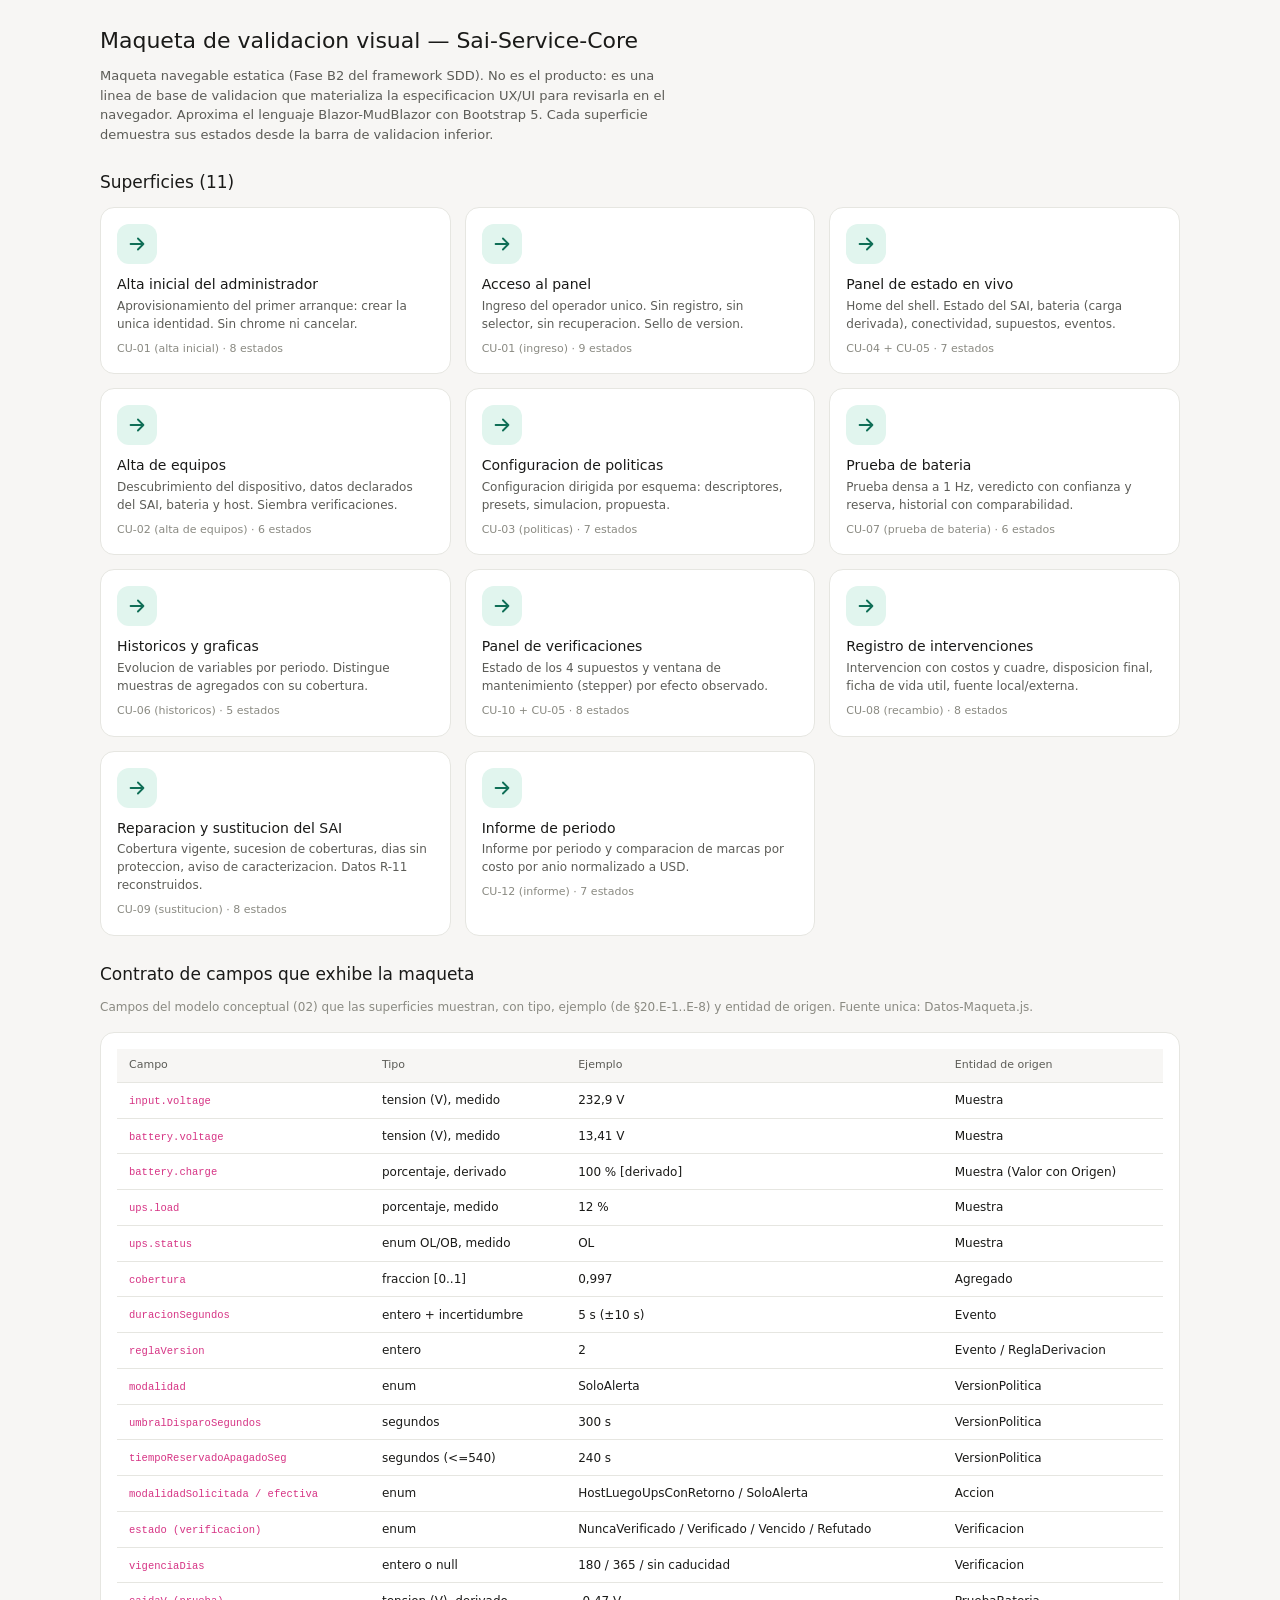
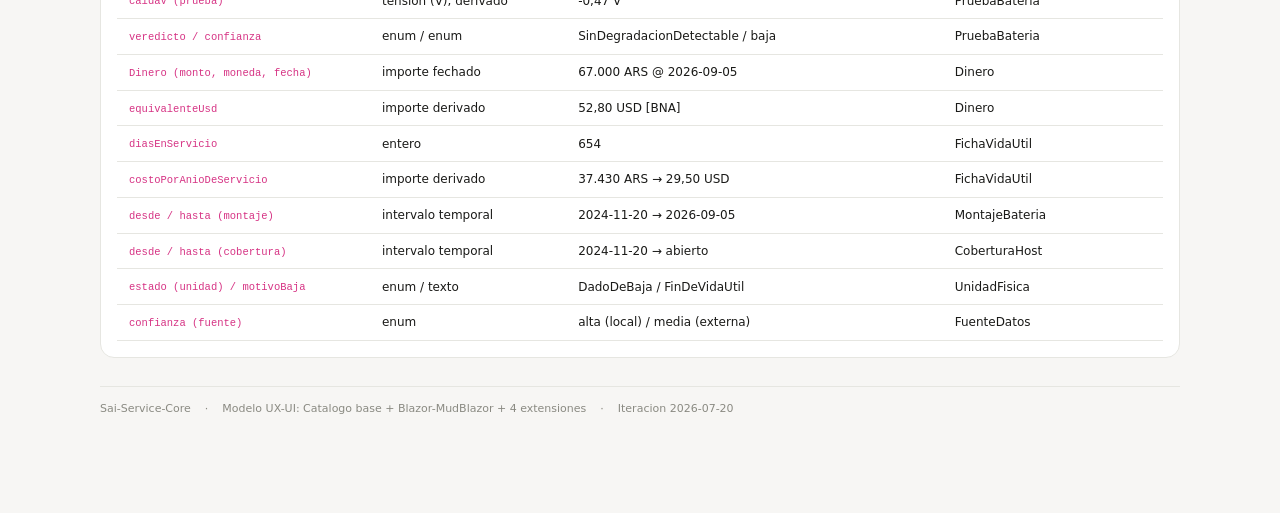
<file: SDD/Maquetas/Sai-Service-Core/index.html>
<!doctype html>
<html lang="es">
<head>
  <meta charset="utf-8">
  <meta name="viewport" content="width=device-width, initial-scale=1">
  <title>Maqueta de validacion visual — Sai-Service-Core</title>
  <link rel="stylesheet" href="https://cdn.jsdelivr.net/npm/bootstrap@5.3.3/dist/css/bootstrap.min.css">
  <link rel="stylesheet" href="assets/css/Estilos-Maqueta.css">
</head>
<body>
  <a class="mq-skip" href="#contenido">Saltar al contenido</a>
  <main class="mq-portada" id="contenido">
    <header class="mq-portada-head">
      <h1>Maqueta de validacion visual — Sai-Service-Core</h1>
      <p>Maqueta navegable estatica (Fase B2 del framework SDD). No es el producto: es una linea de
        base de validacion que materializa la especificacion UX/UI para revisarla en el navegador.
        Aproxima el lenguaje Blazor-MudBlazor con Bootstrap 5. Cada superficie demuestra sus estados
        desde la barra de validacion inferior.</p>
    </header>

    <section class="mq-seccion" aria-labelledby="s-superficies">
      <h2 class="mq-seccion-titulo" id="s-superficies">Superficies (11)</h2>
      <div class="mq-grid" id="grid-superficies"></div>
    </section>

    <section class="mq-seccion" aria-labelledby="s-contrato">
      <h2 class="mq-seccion-titulo" id="s-contrato">Contrato de campos que exhibe la maqueta</h2>
      <p class="mq-hint">Campos del modelo conceptual (02) que las superficies muestran, con tipo,
        ejemplo (de §20.E-1..E-8) y entidad de origen. Fuente unica: Datos-Maqueta.js.</p>
      <div class="mq-card" id="tabla-contrato"></div>
    </section>

    <footer class="mq-footer" id="pie"></footer>
  </main>

  <script src="assets/js/Datos-Maqueta.js"></script>
  <script>
    (function () {
      var D = window.DatosMaqueta;
      var arrow = '<svg viewBox="0 0 24 24" width="22" height="22" fill="none" stroke="currentColor" stroke-width="2" stroke-linecap="round" stroke-linejoin="round" aria-hidden="true"><path d="M5 12h14M13 6l6 6-6 6"/></svg>';
      function esc(v){ return String(v==null?'':v).replace(/&/g,'&amp;').replace(/</g,'&lt;').replace(/>/g,'&gt;'); }

      var grid = document.getElementById('grid-superficies');
      grid.innerHTML = D.superficies.map(function (s) {
        return '<a class="mq-tarjeta-acceso-index" href="' + s.archivo + '">' +
          '<span class="mq-ico">' + arrow + '</span>' +
          '<h2>' + esc(s.titulo) + '</h2>' +
          '<p>' + esc(s.descripcion) + '</p>' +
          '<span class="mq-cu">' + esc(s.cu) + ' · ' + esc(s.estados.length) + ' estados</span>' +
          '</a>';
      }).join('');

      var filas = D.contratoCampos.map(function (c) {
        return '<tr><td><code>' + esc(c.nombre) + '</code></td><td>' + esc(c.tipo) + '</td><td class="num">' + esc(c.ejemplo) + '</td><td>' + esc(c.entidad) + '</td></tr>';
      }).join('');
      document.getElementById('tabla-contrato').innerHTML =
        '<div class="mq-scroll-x"><table class="mq-tabla"><thead><tr>' +
        '<th scope="col">Campo</th><th scope="col">Tipo</th><th scope="col">Ejemplo</th><th scope="col">Entidad de origen</th>' +
        '</tr></thead><tbody>' + filas + '</tbody></table></div>';

      document.getElementById('pie').innerHTML =
        '<span>' + esc(D.version.proyecto) + '</span><span>·</span>' +
        '<span>Modelo UX-UI: ' + esc(D.version.modeloUx) + '</span><span>·</span>' +
        '<span>Iteracion ' + esc(D.version.fechaIteracion) + '</span>';
    })();
  </script>
</body>
</html>
</file>
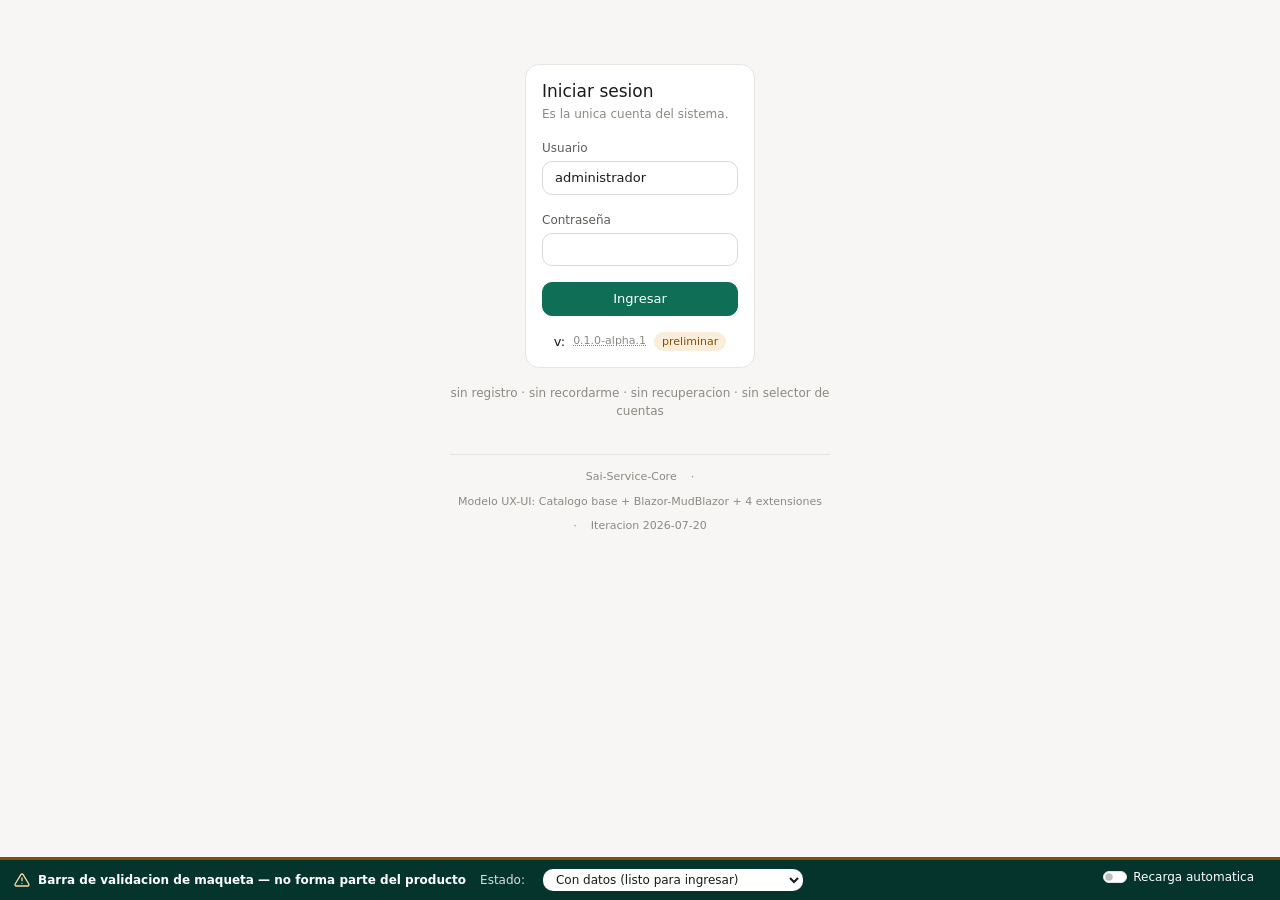
<file: SDD/Maquetas/Sai-Service-Core/Acceso-Login.html>
<!doctype html>
<html lang="es">
<head>
  <meta charset="utf-8">
  <meta name="viewport" content="width=device-width, initial-scale=1">
  <title>Acceso al panel — Maqueta Sai-Service-Core</title>
  <link rel="stylesheet" href="https://cdn.jsdelivr.net/npm/bootstrap@5.3.3/dist/css/bootstrap.min.css">
  <link rel="stylesheet" href="assets/css/Estilos-Maqueta.css">
</head>
<body data-superficie="Acceso-Login">
  <noscript><p style="padding:2rem">Esta maqueta necesita JavaScript para renderizar los datos desde Datos-Maqueta.js.</p></noscript>
  <p style="padding:2rem;color:#8A8A82">Cargando la maqueta…</p>
  <script src="https://cdn.jsdelivr.net/npm/bootstrap@5.3.3/dist/js/bootstrap.bundle.min.js"></script>
  <script src="assets/js/Datos-Maqueta.js"></script>
  <script src="assets/js/Maqueta.js"></script>
</body>
</html>
</file>
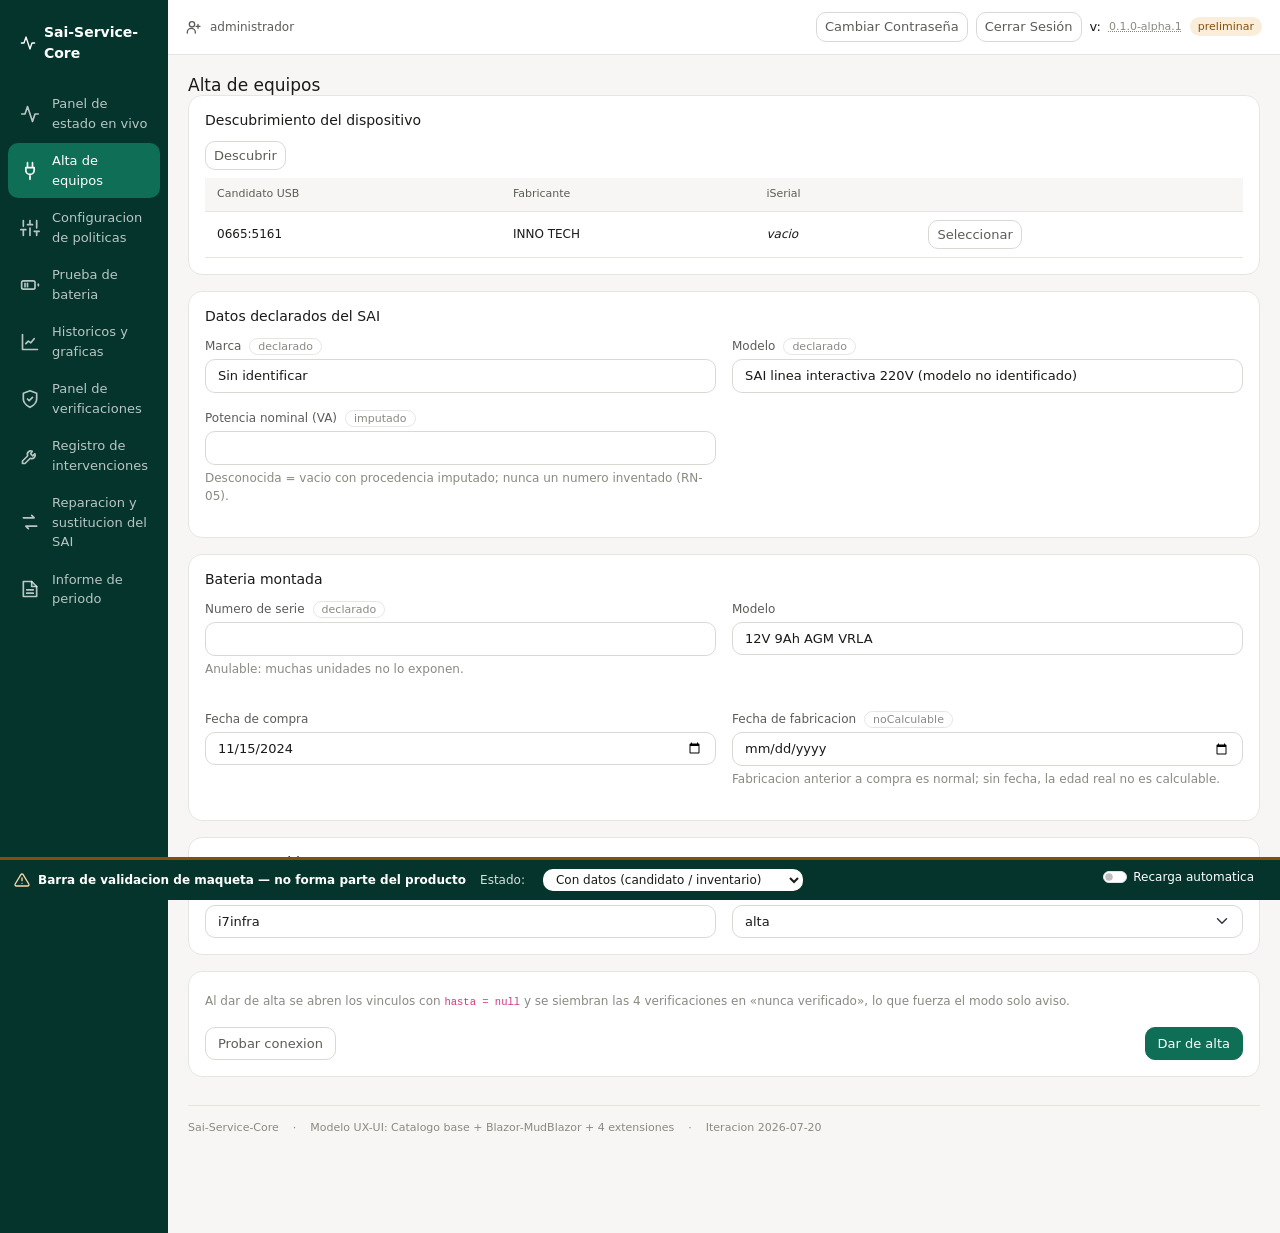
<file: SDD/Maquetas/Sai-Service-Core/Alta-De-Equipos.html>
<!doctype html>
<html lang="es">
<head>
  <meta charset="utf-8">
  <meta name="viewport" content="width=device-width, initial-scale=1">
  <title>Alta de equipos — Maqueta Sai-Service-Core</title>
  <link rel="stylesheet" href="https://cdn.jsdelivr.net/npm/bootstrap@5.3.3/dist/css/bootstrap.min.css">
  <link rel="stylesheet" href="assets/css/Estilos-Maqueta.css">
</head>
<body data-superficie="Alta-De-Equipos">
  <noscript><p style="padding:2rem">Esta maqueta necesita JavaScript para renderizar los datos desde Datos-Maqueta.js.</p></noscript>
  <p style="padding:2rem;color:#8A8A82">Cargando la maqueta…</p>
  <script src="https://cdn.jsdelivr.net/npm/bootstrap@5.3.3/dist/js/bootstrap.bundle.min.js"></script>
  <script src="assets/js/Datos-Maqueta.js"></script>
  <script src="assets/js/Maqueta.js"></script>
</body>
</html>
</file>
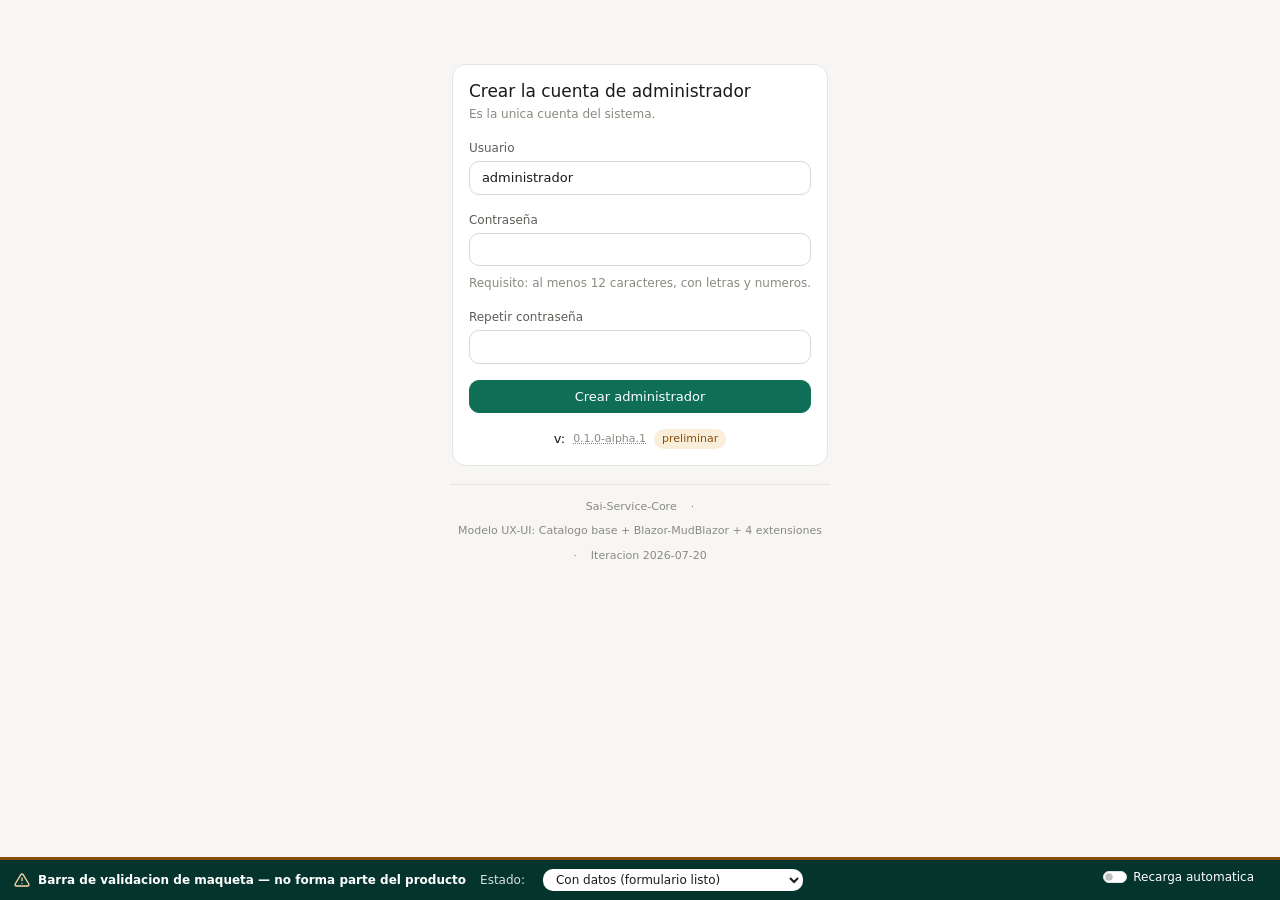
<file: SDD/Maquetas/Sai-Service-Core/Alta-Inicial-Administrador.html>
<!doctype html>
<html lang="es">
<head>
  <meta charset="utf-8">
  <meta name="viewport" content="width=device-width, initial-scale=1">
  <title>Alta inicial del administrador — Maqueta Sai-Service-Core</title>
  <link rel="stylesheet" href="https://cdn.jsdelivr.net/npm/bootstrap@5.3.3/dist/css/bootstrap.min.css">
  <link rel="stylesheet" href="assets/css/Estilos-Maqueta.css">
</head>
<body data-superficie="Alta-Inicial-Administrador">
  <noscript><p style="padding:2rem">Esta maqueta necesita JavaScript para renderizar los datos desde Datos-Maqueta.js.</p></noscript>
  <p style="padding:2rem;color:#8A8A82">Cargando la maqueta…</p>
  <script src="https://cdn.jsdelivr.net/npm/bootstrap@5.3.3/dist/js/bootstrap.bundle.min.js"></script>
  <script src="assets/js/Datos-Maqueta.js"></script>
  <script src="assets/js/Maqueta.js"></script>
</body>
</html>
</file>
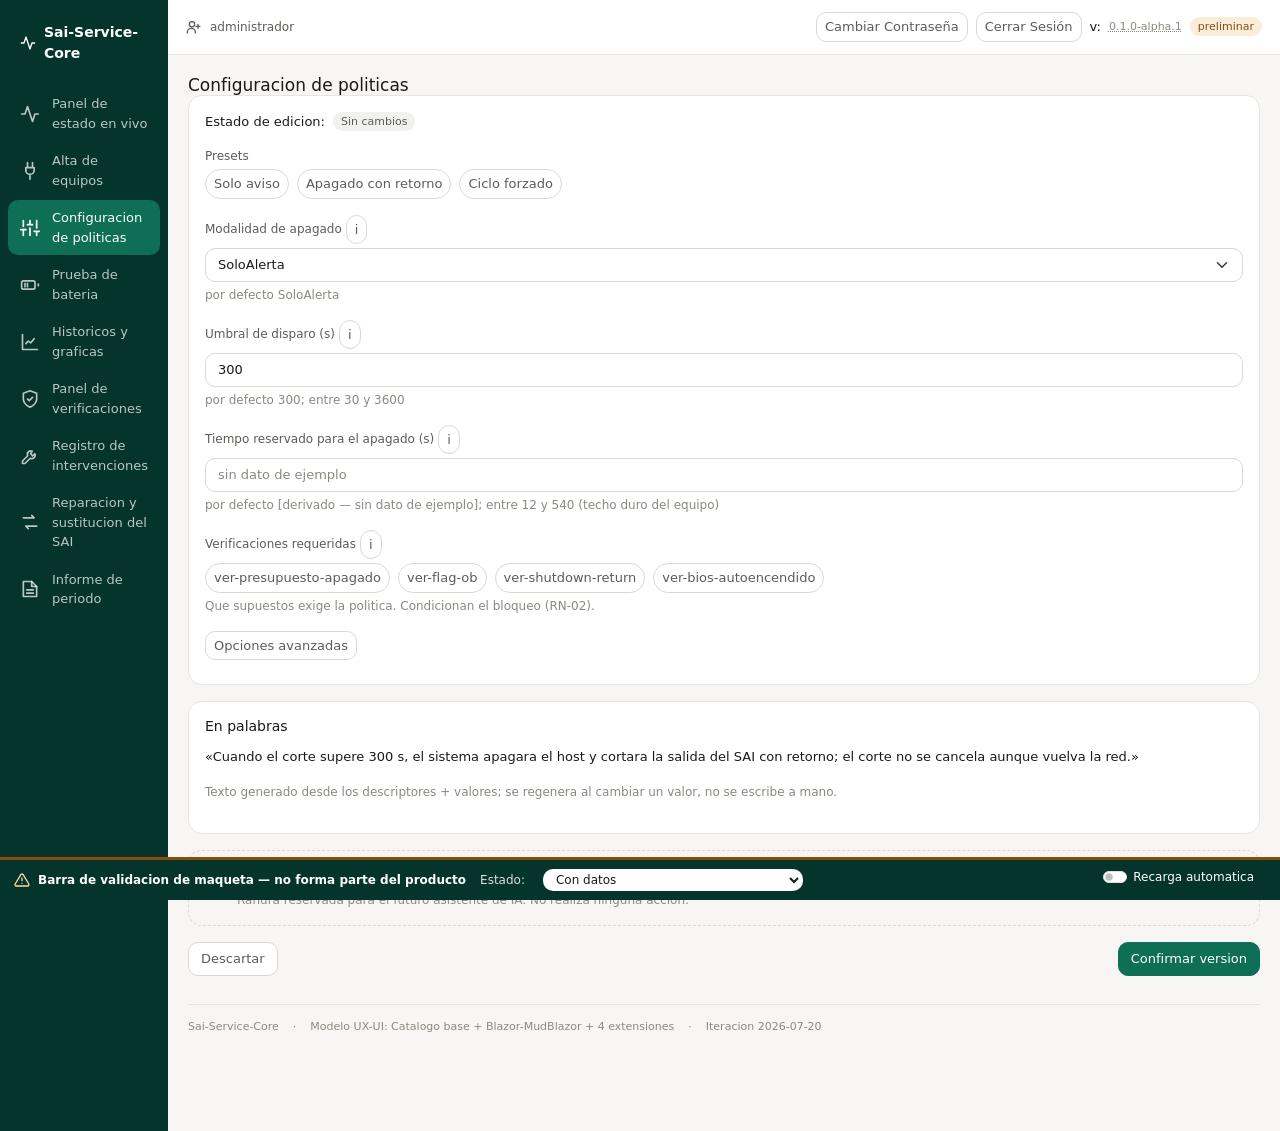
<file: SDD/Maquetas/Sai-Service-Core/Configuracion-De-Politicas.html>
<!doctype html>
<html lang="es">
<head>
  <meta charset="utf-8">
  <meta name="viewport" content="width=device-width, initial-scale=1">
  <title>Configuracion de politicas — Maqueta Sai-Service-Core</title>
  <link rel="stylesheet" href="https://cdn.jsdelivr.net/npm/bootstrap@5.3.3/dist/css/bootstrap.min.css">
  <link rel="stylesheet" href="assets/css/Estilos-Maqueta.css">
</head>
<body data-superficie="Configuracion-De-Politicas">
  <noscript><p style="padding:2rem">Esta maqueta necesita JavaScript para renderizar los datos desde Datos-Maqueta.js.</p></noscript>
  <p style="padding:2rem;color:#8A8A82">Cargando la maqueta…</p>
  <script src="https://cdn.jsdelivr.net/npm/bootstrap@5.3.3/dist/js/bootstrap.bundle.min.js"></script>
  <script src="assets/js/Datos-Maqueta.js"></script>
  <script src="assets/js/Maqueta.js"></script>
</body>
</html>
</file>
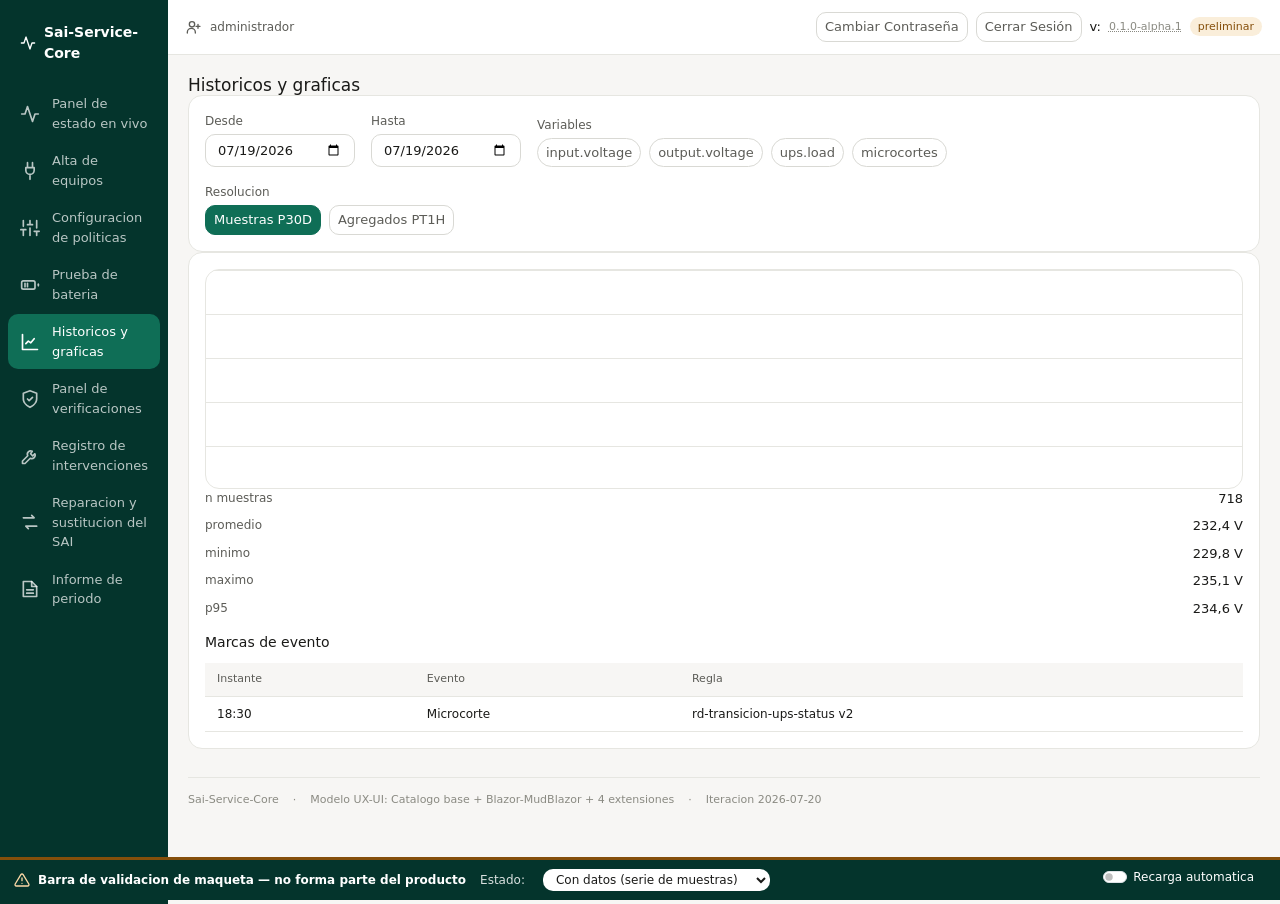
<file: SDD/Maquetas/Sai-Service-Core/Historicos-Y-Graficas.html>
<!doctype html>
<html lang="es">
<head>
  <meta charset="utf-8">
  <meta name="viewport" content="width=device-width, initial-scale=1">
  <title>Historicos y graficas — Maqueta Sai-Service-Core</title>
  <link rel="stylesheet" href="https://cdn.jsdelivr.net/npm/bootstrap@5.3.3/dist/css/bootstrap.min.css">
  <link rel="stylesheet" href="assets/css/Estilos-Maqueta.css">
</head>
<body data-superficie="Historicos-Y-Graficas">
  <noscript><p style="padding:2rem">Esta maqueta necesita JavaScript para renderizar los datos desde Datos-Maqueta.js.</p></noscript>
  <p style="padding:2rem;color:#8A8A82">Cargando la maqueta…</p>
  <script src="https://cdn.jsdelivr.net/npm/bootstrap@5.3.3/dist/js/bootstrap.bundle.min.js"></script>
  <script src="assets/js/Datos-Maqueta.js"></script>
  <script src="assets/js/Maqueta.js"></script>
</body>
</html>
</file>
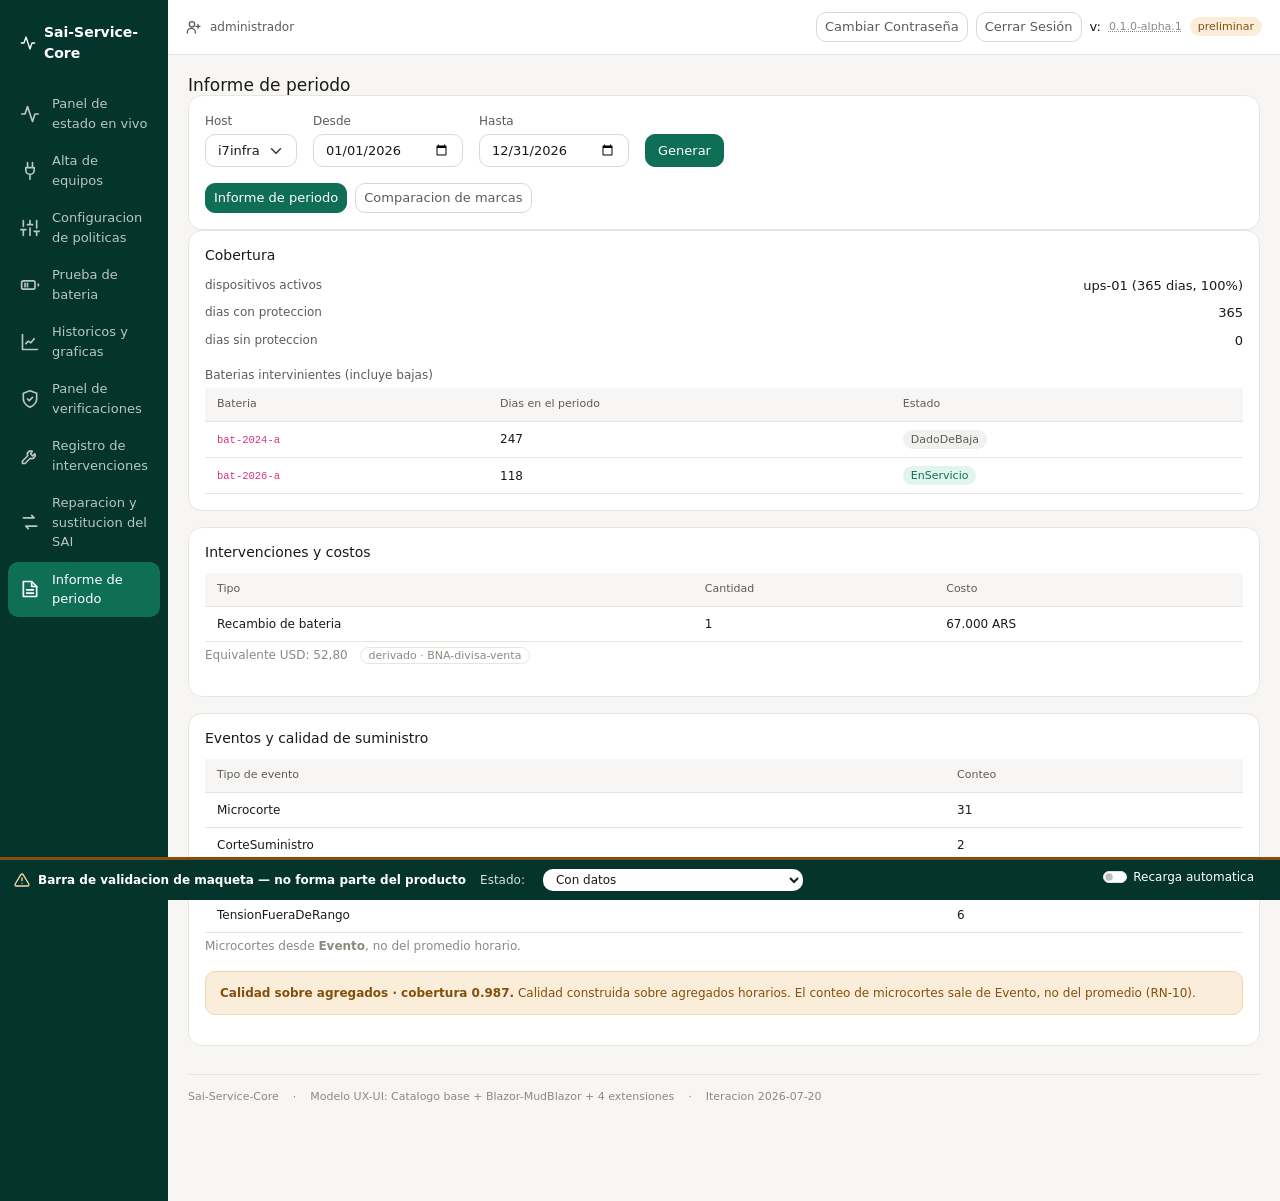
<file: SDD/Maquetas/Sai-Service-Core/Informe-De-Periodo.html>
<!doctype html>
<html lang="es">
<head>
  <meta charset="utf-8">
  <meta name="viewport" content="width=device-width, initial-scale=1">
  <title>Informe de periodo — Maqueta Sai-Service-Core</title>
  <link rel="stylesheet" href="https://cdn.jsdelivr.net/npm/bootstrap@5.3.3/dist/css/bootstrap.min.css">
  <link rel="stylesheet" href="assets/css/Estilos-Maqueta.css">
</head>
<body data-superficie="Informe-De-Periodo">
  <noscript><p style="padding:2rem">Esta maqueta necesita JavaScript para renderizar los datos desde Datos-Maqueta.js.</p></noscript>
  <p style="padding:2rem;color:#8A8A82">Cargando la maqueta…</p>
  <script src="https://cdn.jsdelivr.net/npm/bootstrap@5.3.3/dist/js/bootstrap.bundle.min.js"></script>
  <script src="assets/js/Datos-Maqueta.js"></script>
  <script src="assets/js/Maqueta.js"></script>
</body>
</html>
</file>
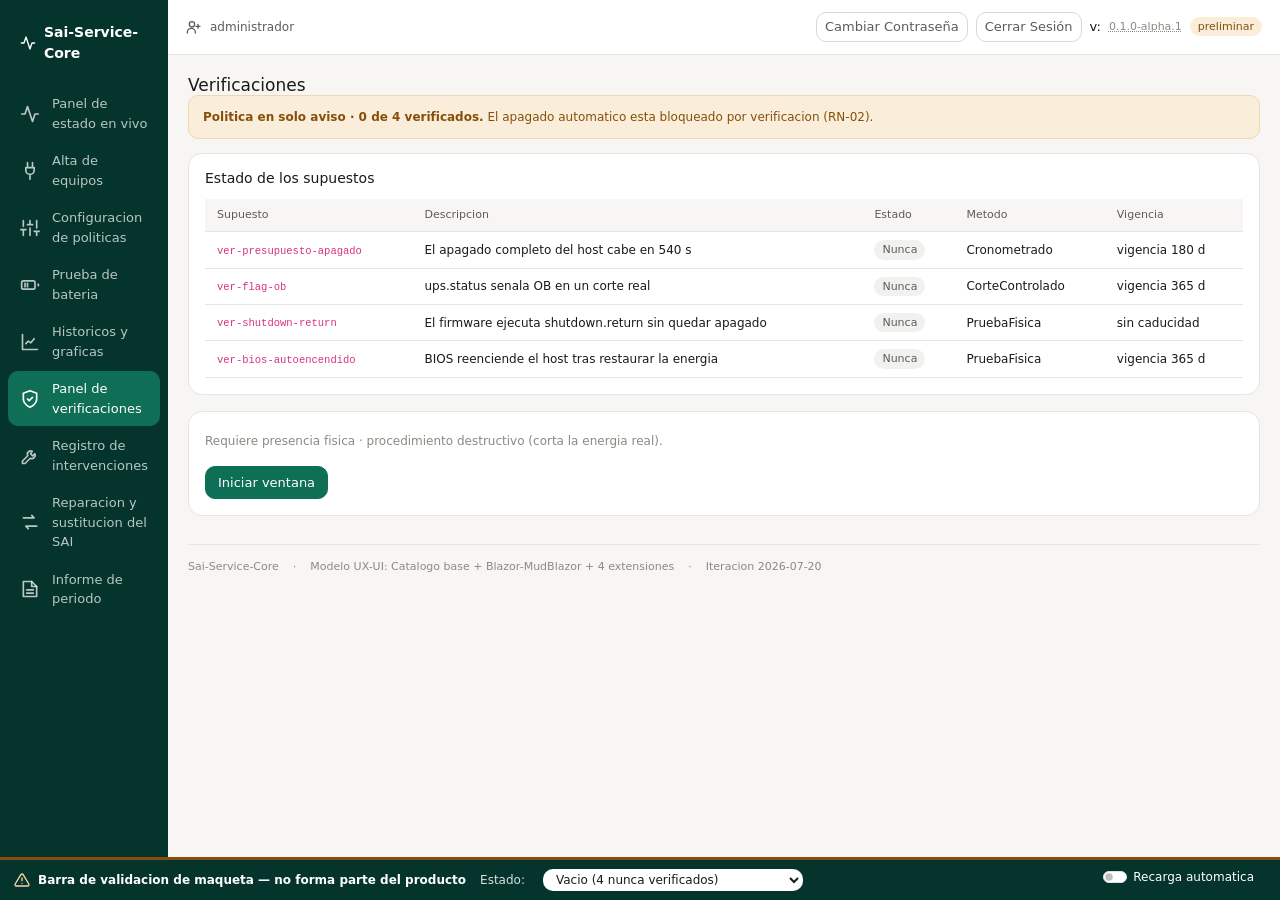
<file: SDD/Maquetas/Sai-Service-Core/Panel-De-Verificaciones.html>
<!doctype html>
<html lang="es">
<head>
  <meta charset="utf-8">
  <meta name="viewport" content="width=device-width, initial-scale=1">
  <title>Panel de verificaciones — Maqueta Sai-Service-Core</title>
  <link rel="stylesheet" href="https://cdn.jsdelivr.net/npm/bootstrap@5.3.3/dist/css/bootstrap.min.css">
  <link rel="stylesheet" href="assets/css/Estilos-Maqueta.css">
</head>
<body data-superficie="Panel-De-Verificaciones">
  <noscript><p style="padding:2rem">Esta maqueta necesita JavaScript para renderizar los datos desde Datos-Maqueta.js.</p></noscript>
  <p style="padding:2rem;color:#8A8A82">Cargando la maqueta…</p>
  <script src="https://cdn.jsdelivr.net/npm/bootstrap@5.3.3/dist/js/bootstrap.bundle.min.js"></script>
  <script src="assets/js/Datos-Maqueta.js"></script>
  <script src="assets/js/Maqueta.js"></script>
</body>
</html>
</file>
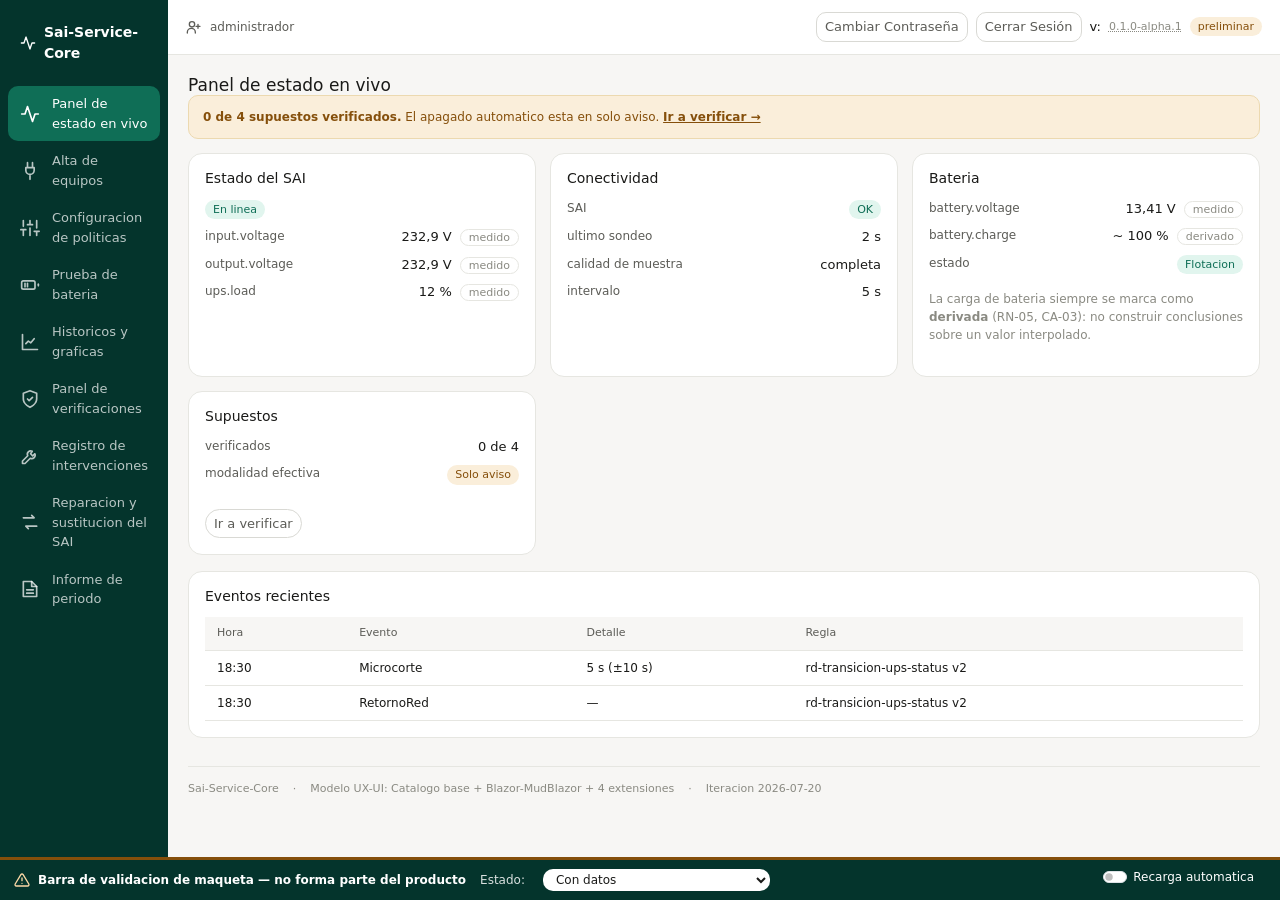
<file: SDD/Maquetas/Sai-Service-Core/Panel-Estado-En-Vivo.html>
<!doctype html>
<html lang="es">
<head>
  <meta charset="utf-8">
  <meta name="viewport" content="width=device-width, initial-scale=1">
  <title>Panel de estado en vivo — Maqueta Sai-Service-Core</title>
  <link rel="stylesheet" href="https://cdn.jsdelivr.net/npm/bootstrap@5.3.3/dist/css/bootstrap.min.css">
  <link rel="stylesheet" href="assets/css/Estilos-Maqueta.css">
</head>
<body data-superficie="Panel-Estado-En-Vivo">
  <noscript><p style="padding:2rem">Esta maqueta necesita JavaScript para renderizar los datos desde Datos-Maqueta.js.</p></noscript>
  <p style="padding:2rem;color:#8A8A82">Cargando la maqueta…</p>
  <script src="https://cdn.jsdelivr.net/npm/bootstrap@5.3.3/dist/js/bootstrap.bundle.min.js"></script>
  <script src="assets/js/Datos-Maqueta.js"></script>
  <script src="assets/js/Maqueta.js"></script>
</body>
</html>
</file>
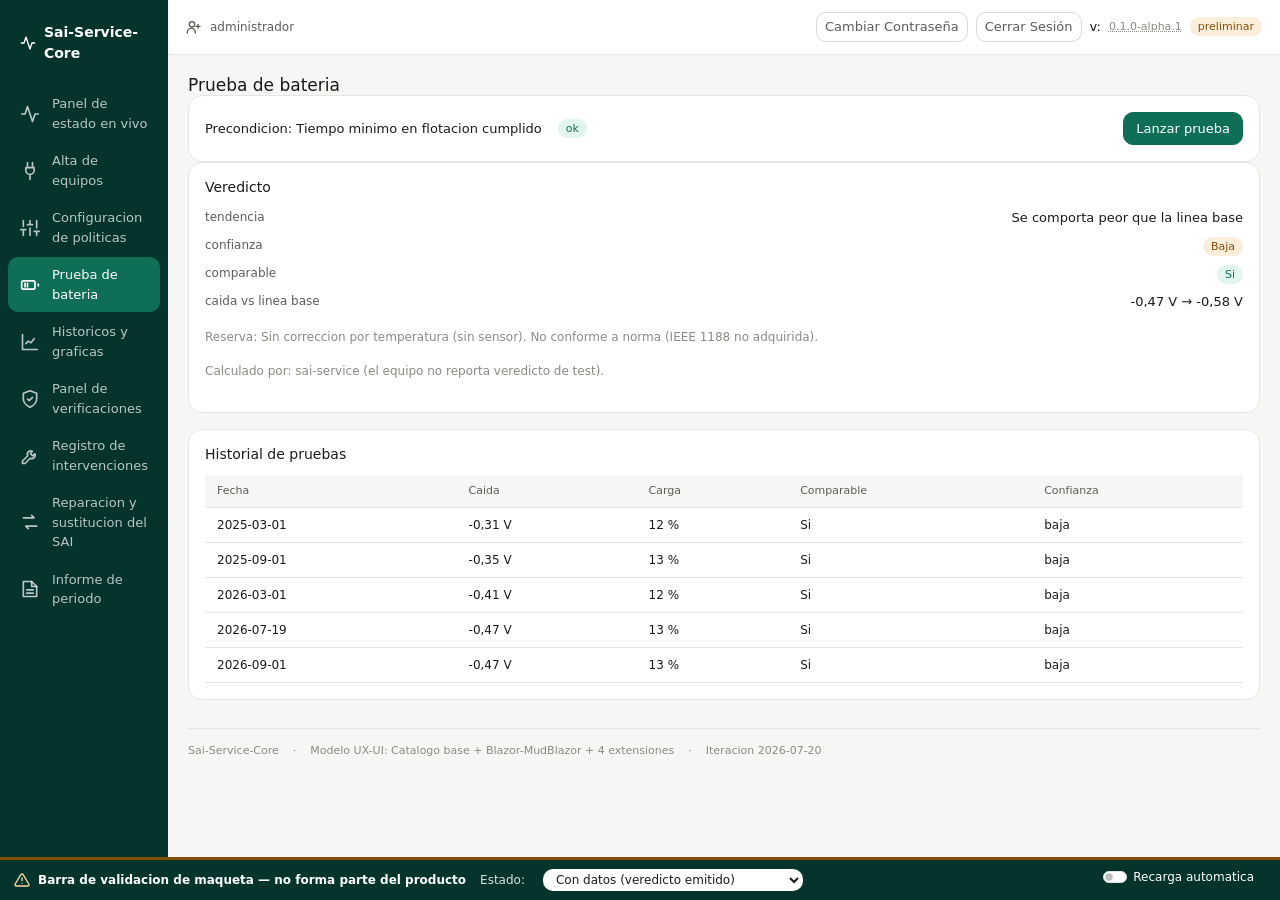
<file: SDD/Maquetas/Sai-Service-Core/Prueba-De-Bateria.html>
<!doctype html>
<html lang="es">
<head>
  <meta charset="utf-8">
  <meta name="viewport" content="width=device-width, initial-scale=1">
  <title>Prueba de bateria — Maqueta Sai-Service-Core</title>
  <link rel="stylesheet" href="https://cdn.jsdelivr.net/npm/bootstrap@5.3.3/dist/css/bootstrap.min.css">
  <link rel="stylesheet" href="assets/css/Estilos-Maqueta.css">
</head>
<body data-superficie="Prueba-De-Bateria">
  <noscript><p style="padding:2rem">Esta maqueta necesita JavaScript para renderizar los datos desde Datos-Maqueta.js.</p></noscript>
  <p style="padding:2rem;color:#8A8A82">Cargando la maqueta…</p>
  <script src="https://cdn.jsdelivr.net/npm/bootstrap@5.3.3/dist/js/bootstrap.bundle.min.js"></script>
  <script src="assets/js/Datos-Maqueta.js"></script>
  <script src="assets/js/Maqueta.js"></script>
</body>
</html>
</file>
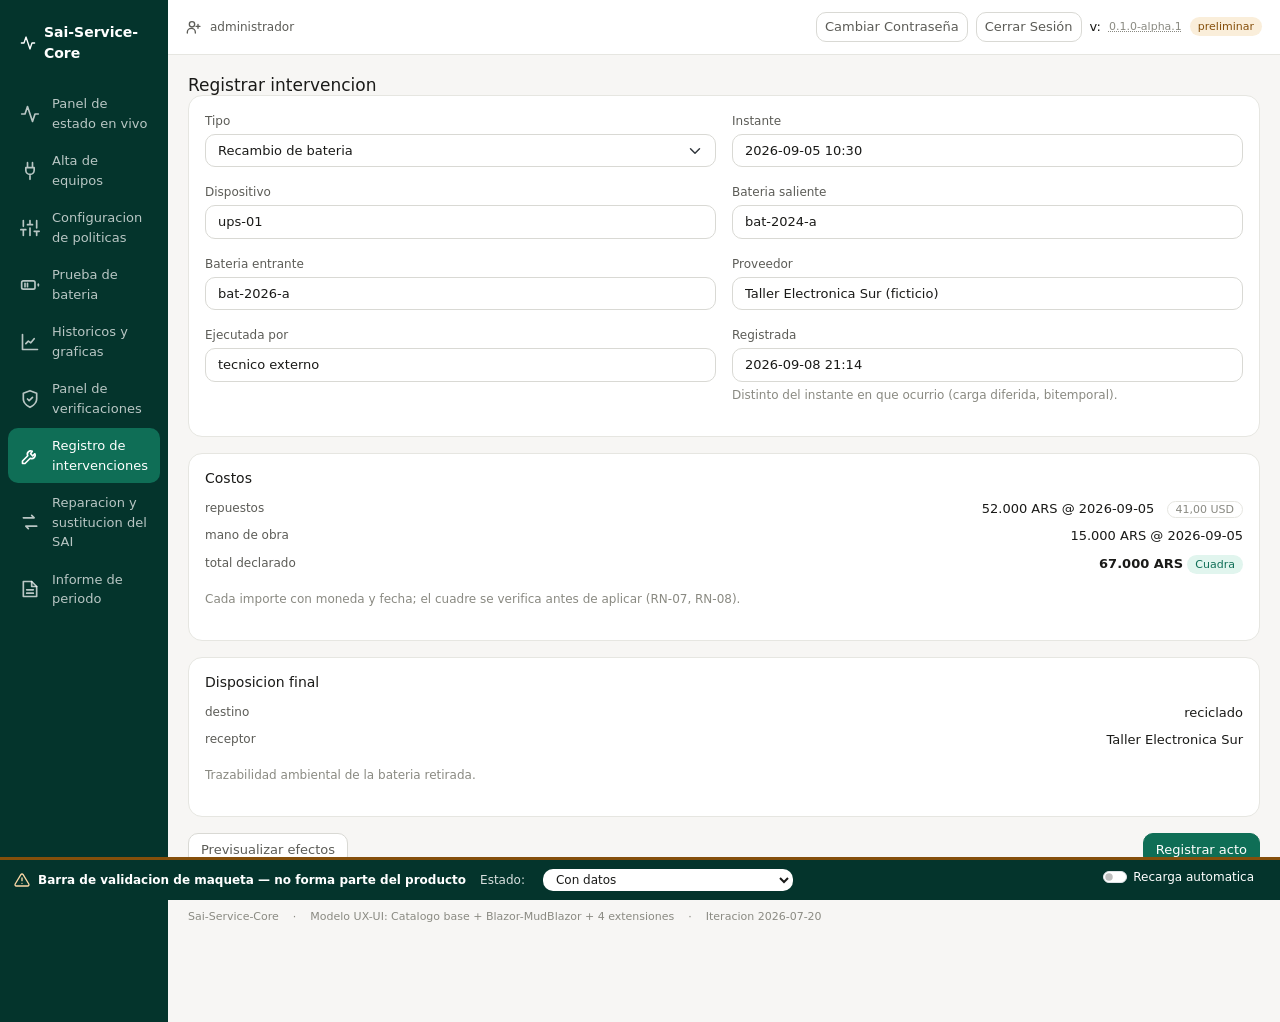
<file: SDD/Maquetas/Sai-Service-Core/Registro-De-Intervenciones.html>
<!doctype html>
<html lang="es">
<head>
  <meta charset="utf-8">
  <meta name="viewport" content="width=device-width, initial-scale=1">
  <title>Registro de intervenciones — Maqueta Sai-Service-Core</title>
  <link rel="stylesheet" href="https://cdn.jsdelivr.net/npm/bootstrap@5.3.3/dist/css/bootstrap.min.css">
  <link rel="stylesheet" href="assets/css/Estilos-Maqueta.css">
</head>
<body data-superficie="Registro-De-Intervenciones">
  <noscript><p style="padding:2rem">Esta maqueta necesita JavaScript para renderizar los datos desde Datos-Maqueta.js.</p></noscript>
  <p style="padding:2rem;color:#8A8A82">Cargando la maqueta…</p>
  <script src="https://cdn.jsdelivr.net/npm/bootstrap@5.3.3/dist/js/bootstrap.bundle.min.js"></script>
  <script src="assets/js/Datos-Maqueta.js"></script>
  <script src="assets/js/Maqueta.js"></script>
</body>
</html>
</file>
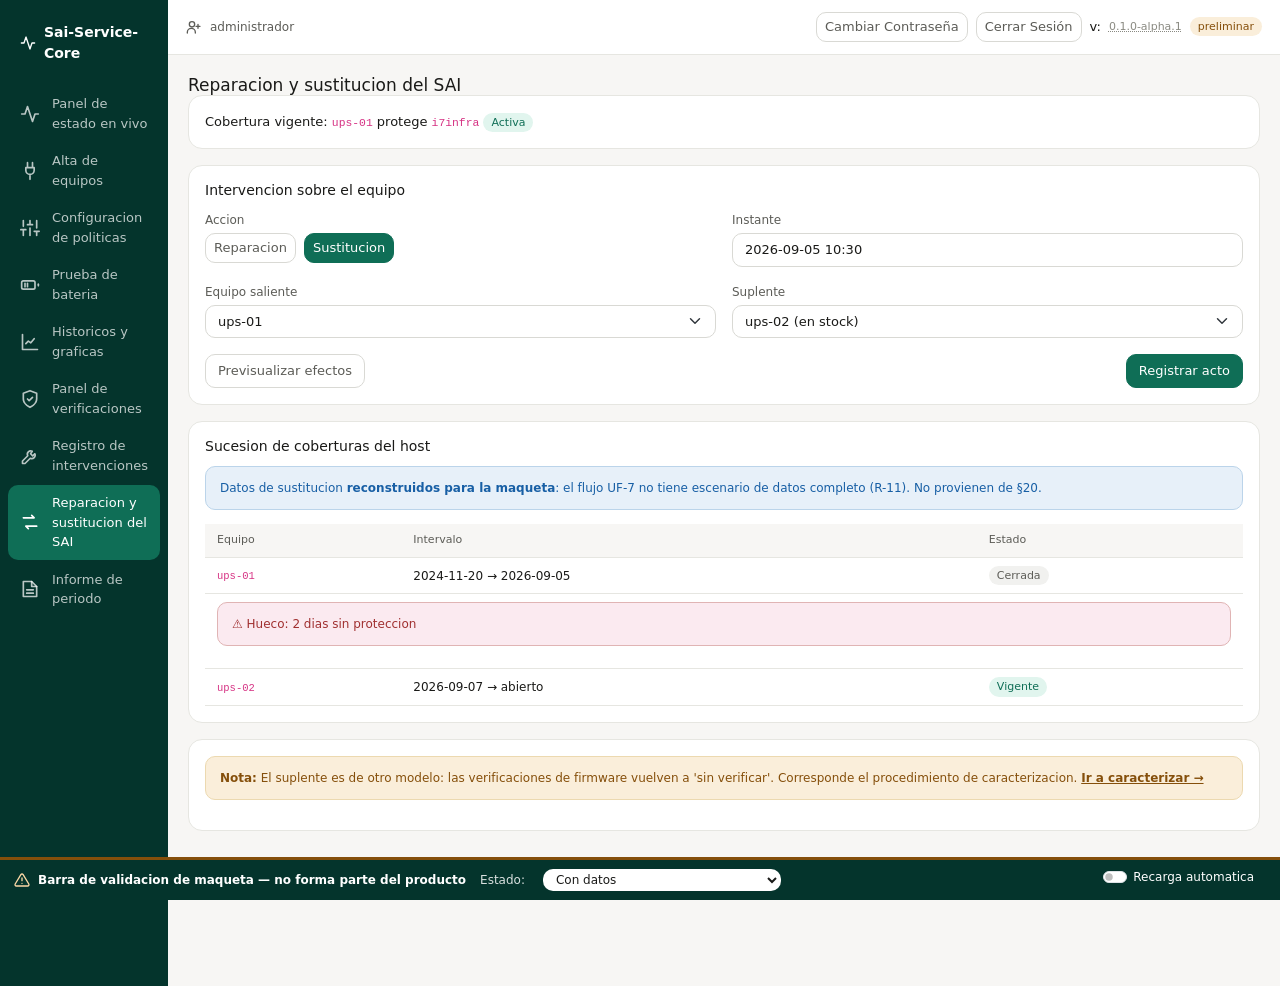
<file: SDD/Maquetas/Sai-Service-Core/Sustitucion-Del-SAI.html>
<!doctype html>
<html lang="es">
<head>
  <meta charset="utf-8">
  <meta name="viewport" content="width=device-width, initial-scale=1">
  <title>Reparacion y sustitucion del SAI — Maqueta Sai-Service-Core</title>
  <link rel="stylesheet" href="https://cdn.jsdelivr.net/npm/bootstrap@5.3.3/dist/css/bootstrap.min.css">
  <link rel="stylesheet" href="assets/css/Estilos-Maqueta.css">
</head>
<body data-superficie="Sustitucion-Del-SAI">
  <noscript><p style="padding:2rem">Esta maqueta necesita JavaScript para renderizar los datos desde Datos-Maqueta.js.</p></noscript>
  <p style="padding:2rem;color:#8A8A82">Cargando la maqueta…</p>
  <script src="https://cdn.jsdelivr.net/npm/bootstrap@5.3.3/dist/js/bootstrap.bundle.min.js"></script>
  <script src="assets/js/Datos-Maqueta.js"></script>
  <script src="assets/js/Maqueta.js"></script>
</body>
</html>
</file>
<file: SDD/Maquetas/Sai-Service-Core/assets/css/Estilos-Maqueta.css>
/* ==========================================================================
   Estilos-Maqueta.css — Sai-Service-Core
   Materializacion de los tokens del catalogo de diseno como variables CSS.
   Fuente de tokens:
     - Design-Rules-Web-Generico-v1.0 (§2 sistema de tokens)
     - Design-Rules-Blazor-Mudblazor-v1.0 (§1 theme; aproximado con Bootstrap 5)
   Se carga DESPUES de Bootstrap y sobreescribe. Sin literales sueltos en las
   superficies: todo valor visual sale de una variable de este archivo.
   ========================================================================== */

:root {
  /* --- Color: superficies (§2.1) --- */
  --color-background-primary: #FFFFFF;
  --color-background-secondary: #F1F1EF;
  --color-background-tertiary: #F7F6F4;

  /* --- Color: texto (§2.1) --- */
  --color-text-primary: #1A1A18;
  --color-text-secondary: #5C5C57;
  --color-text-tertiary: #8A8A82;
  --color-text-danger: #A03030;

  /* --- Color: bordes (§2.1) --- */
  --color-border-secondary: #D9D9D4;
  --color-border-tertiary: #E6E6E1;
  --color-border-danger: #E0B4B4;

  /* --- Rampa de marca y acentos (§2.1) --- */
  --color-brand-primary: #0F6E56;
  --color-brand-primary-dark: #04342C;
  --color-brand-primary-tint: #E1F5EE;
  --color-accent-module-a: #0F6E56;
  --color-accent-module-b: #534AB7;
  --color-accent-module-c: #854F0B;
  --color-accent-module-d: #185FA5;

  /* --- Estados semanticos: texto + tint (§2.1, siempre en par) --- */
  --color-success-text: #0F6E56;
  --color-success-bg: #E1F5EE;
  --color-warning-text: #854F0B;
  --color-warning-bg: #FAEEDA;
  --color-danger-text: #A03030;
  --color-danger-bg: #FBEAF0;
  --color-info-text: #185FA5;
  --color-info-bg: #E7F0F9;
  --color-info-border: #BBD4EA;
  --color-neutral-text: #5C5C57;
  --color-neutral-bg: #F1F1EF;
  --color-selected-bg: #F4F9F7;

  /* --- Tipografia (§2.2) --- */
  --font-sans: "Inter", system-ui, -apple-system, "Segoe UI", Roboto, sans-serif;
  --type-title-size: 17px;
  --type-title-weight: 500;
  --type-body-strong-size: 14px;
  --type-body-strong-weight: 500;
  --type-body-size: 13px;
  --type-body-weight: 400;
  --type-caption-size: 12px;
  --type-caption-weight: 400;
  --type-meta-size: 11px;
  --type-meta-weight: 500;

  /* --- Espaciado (§2.3, base 4) --- */
  --space-1: 4px;
  --space-2: 8px;
  --space-3: 12px;
  --space-4: 14px;
  --space-5: 16px;
  --space-6: 18px;
  --space-7: 20px;
  --space-8: 22px;
  --space-9: 28px;

  /* --- Radios (§2.3) --- */
  --radius-md: 10px;
  --radius-lg: 14px;
  --radius-pill: 20px;
  --radius-icon: 12px;

  /* --- Bordes hairline (§2.3) --- */
  --border-hairline: 0.5px solid var(--color-border-tertiary);
  --border-control: 1px solid var(--color-border-secondary);

  /* --- Layout shell (§3.1) --- */
  --chrome-width: 168px;

  /* --- Movimiento (§8) --- */
  --motion-fast: 180ms;
  --motion-ease: ease;
}

/* ==========================================================================
   Base
   ========================================================================== */
html, body {
  height: 100%;
}
body {
  font-family: var(--font-sans);
  font-size: var(--type-body-size);
  color: var(--color-text-primary);
  background: var(--color-background-tertiary);
  margin: 0;
}

/* Numeros tabulares en columnas numericas (§2.2) */
.num, td.num, .valor-num {
  font-variant-numeric: tabular-nums;
  font-feature-settings: "tnum" 1;
}

h1, .h1-vista {
  font-size: var(--type-title-size);
  font-weight: var(--type-title-weight);
  line-height: 1.2;
  margin: 0;
  color: var(--color-text-primary);
}

/* Foco visible AA (§7): anillo de 2px que no depende solo del color */
a:focus-visible,
button:focus-visible,
input:focus-visible,
select:focus-visible,
textarea:focus-visible,
[tabindex]:focus-visible,
.mq-nav-link:focus-visible,
.mq-tarjeta-acceso:focus-visible {
  outline: 2px solid var(--color-brand-primary);
  outline-offset: 2px;
  border-radius: var(--radius-md);
}

/* Enlace de salto al contenido */
.mq-skip {
  position: absolute;
  left: -999px;
  top: var(--space-2);
  z-index: 2000;
  background: var(--color-background-primary);
  color: var(--color-brand-primary);
  padding: var(--space-2) var(--space-4);
  border-radius: var(--radius-md);
  border: var(--border-control);
}
.mq-skip:focus {
  left: var(--space-2);
}

/* ==========================================================================
   Shell de trabajo (§3.1): barra lateral + barra superior + contenido
   ========================================================================== */
.mq-shell {
  display: grid;
  grid-template-columns: var(--chrome-width) 1fr;
  grid-template-rows: auto 1fr;
  grid-template-areas:
    "chrome topbar"
    "chrome main";
  min-height: 100vh;
}

/* Barra lateral (chrome oscuro de marca, §3.1 / §4.1) */
.mq-chrome {
  grid-area: chrome;
  background: var(--color-brand-primary-dark);
  color: #FFFFFF;
  display: flex;
  flex-direction: column;
  padding: var(--space-4) var(--space-2);
}
.mq-chrome-marca {
  display: flex;
  align-items: center;
  gap: var(--space-2);
  padding: var(--space-2) var(--space-3);
  font-weight: 600;
  font-size: var(--type-body-strong-size);
  color: #FFFFFF;
}
.mq-chrome-marca svg { width: 20px; height: 20px; }

.mq-nav {
  margin-top: var(--space-4);
  display: flex;
  flex-direction: column;
  gap: 2px;
}
.mq-nav-link {
  display: flex;
  align-items: center;
  gap: var(--space-3);
  min-height: 40px;
  padding: var(--space-2) var(--space-3);
  border-radius: var(--radius-md);
  color: rgba(255,255,255,0.72);
  text-decoration: none;
  font-size: var(--type-body-size);
}
.mq-nav-link svg { width: 20px; height: 20px; flex: 0 0 auto; }
.mq-nav-link:hover { color: #FFFFFF; background: rgba(255,255,255,0.06); }
.mq-nav-link[aria-current="page"] {
  background: var(--color-brand-primary);
  color: #FFFFFF;
}

/* Barra superior */
.mq-topbar {
  grid-area: topbar;
  background: var(--color-background-primary);
  border-bottom: var(--border-hairline);
  display: flex;
  align-items: center;
  gap: var(--space-4);
  padding: var(--space-3) var(--space-6);
}
.mq-topbar .mq-identidad {
  display: flex;
  align-items: center;
  gap: var(--space-2);
  color: var(--color-text-secondary);
  font-size: var(--type-caption-size);
}
.mq-topbar .mq-topbar-acciones {
  margin-left: auto;
  display: flex;
  align-items: center;
  gap: var(--space-2);
}

.mq-main {
  grid-area: main;
  padding: var(--space-7) var(--space-7) 96px;
  max-width: 1120px;
}

/* Shell de acceso / primer arranque (sin chrome) */
.mq-shell-acceso {
  min-height: 100vh;
  display: flex;
  flex-direction: column;
  align-items: center;
  padding: 64px var(--space-4) 120px;
}
.mq-tarjeta-acceso {
  width: 100%;
  max-width: 380px;
  background: var(--color-background-primary);
  border: var(--border-hairline);
  border-radius: var(--radius-lg);
  padding: var(--space-8);
}
.mq-omisiones {
  margin-top: var(--space-5);
  color: var(--color-text-tertiary);
  font-size: var(--type-caption-size);
  text-align: center;
  max-width: 380px;
}

/* ==========================================================================
   Tarjetas y bloques
   ========================================================================== */
.mq-grid {
  display: grid;
  grid-template-columns: repeat(auto-fit, minmax(280px, 1fr));
  gap: var(--space-4);
}
.mq-card {
  background: var(--color-background-primary);
  border: var(--border-hairline);
  border-radius: var(--radius-lg);
  padding: var(--space-5);
}
.mq-card + .mq-card { margin-top: 0; }
.mq-card-titulo {
  font-size: var(--type-body-strong-size);
  font-weight: var(--type-body-strong-weight);
  margin: 0 0 var(--space-3);
  color: var(--color-text-primary);
}
.mq-seccion { margin-bottom: var(--space-9); }
.mq-seccion-titulo {
  font-size: var(--type-title-size);
  font-weight: var(--type-title-weight);
  margin: 0 0 var(--space-4);
}

/* Filas clave/valor */
.mq-kv { display: grid; grid-template-columns: 1fr auto; gap: var(--space-2) var(--space-4); }
.mq-kv dt { color: var(--color-text-secondary); font-size: var(--type-caption-size); font-weight: 400; }
.mq-kv dd { margin: 0; text-align: right; font-variant-numeric: tabular-nums; }

.mq-label { display:block; font-size: var(--type-caption-size); color: var(--color-text-secondary); margin-bottom: var(--space-1); }
.mq-hint { font-size: var(--type-caption-size); color: var(--color-text-tertiary); margin-top: var(--space-1); }

/* Procedencia (medido/derivado/declarado/imputado) */
.mq-proc {
  font-size: var(--type-meta-size);
  font-weight: var(--type-meta-weight);
  color: var(--color-text-tertiary);
  border: var(--border-hairline);
  border-radius: var(--radius-pill);
  padding: 1px var(--space-2);
  margin-left: var(--space-2);
  white-space: nowrap;
}

/* ==========================================================================
   Badges / chips de estado (§4.8) — texto + tint, nunca solo color
   ========================================================================== */
.mq-badge {
  display: inline-flex;
  align-items: center;
  gap: var(--space-1);
  font-size: var(--type-meta-size);
  font-weight: var(--type-meta-weight);
  border-radius: var(--radius-pill);
  padding: 2px var(--space-2);
  line-height: 1.4;
}
.mq-badge--success { color: var(--color-success-text); background: var(--color-success-bg); }
.mq-badge--warning { color: var(--color-warning-text); background: var(--color-warning-bg); }
.mq-badge--danger  { color: var(--color-danger-text);  background: var(--color-danger-bg); }
.mq-badge--info    { color: var(--color-info-text);    background: var(--color-info-bg); }
.mq-badge--neutral { color: var(--color-neutral-text); background: var(--color-neutral-bg); }

/* ==========================================================================
   Bandas / banners de resultado y bloqueo
   ========================================================================== */
.mq-banda {
  border-radius: var(--radius-md);
  padding: var(--space-3) var(--space-4);
  font-size: var(--type-caption-size);
  margin-bottom: var(--space-4);
  border: 1px solid transparent;
}
.mq-banda--danger  { color: var(--color-danger-text);  background: var(--color-danger-bg);  border-color: var(--color-border-danger); }
.mq-banda--success { color: var(--color-success-text); background: var(--color-success-bg); border-color: var(--color-brand-primary-tint); }
.mq-banda--warning { color: var(--color-warning-text); background: var(--color-warning-bg); border-color: #ECD9B0; }
.mq-banda--info    { color: var(--color-info-text);    background: var(--color-info-bg);    border-color: var(--color-info-border); }
.mq-banda strong { font-weight: 600; }
.mq-banda a { color: inherit; font-weight: 600; }

/* ==========================================================================
   Botones (§4.9) — sobre Bootstrap
   ========================================================================== */
.btn { font-size: var(--type-body-size); border-radius: var(--radius-md); }
.btn-mq-primary {
  background: var(--color-brand-primary);
  border-color: var(--color-brand-primary);
  color: #FFFFFF;
}
.btn-mq-primary:hover, .btn-mq-primary:focus { background: #0c5c48; border-color: #0c5c48; color: #FFFFFF; }
.btn-mq-secondary {
  background: var(--color-background-primary);
  border: var(--border-control);
  color: var(--color-text-secondary);
}
.btn-mq-secondary:hover { background: var(--color-background-secondary); color: var(--color-text-primary); }
.btn-mq-danger {
  background: var(--color-background-primary);
  border: 1px solid var(--color-border-danger);
  color: var(--color-text-danger);
}
.btn-mq-pill { border-radius: var(--radius-pill); }
.btn:disabled, .btn.disabled { opacity: 0.5; }

/* Controles de formulario (§4.6) */
.form-control, .form-select {
  font-size: var(--type-body-size);
  border-radius: var(--radius-md);
  border: var(--border-control);
  color: var(--color-text-primary);
}
.form-control::placeholder { color: var(--color-text-tertiary); }
.form-control:focus, .form-select:focus {
  border-color: var(--color-brand-primary);
  box-shadow: 0 0 0 2px var(--color-brand-primary-tint);
}
.form-control.is-invalid, .form-select.is-invalid {
  border-color: var(--color-border-danger);
}

/* ==========================================================================
   Tablas / grillas de listado (§4.3)
   ========================================================================== */
.mq-scroll-x { overflow-x: auto; }
table.mq-tabla {
  width: 100%;
  border-collapse: collapse;
  font-size: var(--type-caption-size);
}
table.mq-tabla thead th {
  font-size: var(--type-meta-size);
  font-weight: var(--type-meta-weight);
  text-transform: none;
  color: var(--color-text-secondary);
  background: var(--color-background-tertiary);
  text-align: left;
  padding: var(--space-2) var(--space-3);
  border-bottom: var(--border-hairline);
  white-space: nowrap;
}
table.mq-tabla tbody td {
  padding: var(--space-2) var(--space-3);
  border-bottom: var(--border-hairline);
  color: var(--color-text-primary);
}
table.mq-tabla tbody tr:hover { background: var(--color-selected-bg); }

/* ==========================================================================
   Estados: vacio, cargando (skeleton)
   ========================================================================== */
.mq-vacio {
  text-align: center;
  padding: var(--space-9) var(--space-5);
  color: var(--color-text-secondary);
}
.mq-vacio svg { width: 48px; height: 48px; color: var(--color-text-tertiary); margin-bottom: var(--space-3); }
.mq-vacio h2 { font-size: var(--type-body-strong-size); color: var(--color-text-primary); margin: 0 0 var(--space-2); }
.mq-vacio p { font-size: var(--type-caption-size); margin: 0 auto var(--space-4); max-width: 44ch; }

.mq-skeleton {
  background: linear-gradient(90deg, var(--color-background-secondary) 25%, #EAEAE6 37%, var(--color-background-secondary) 63%);
  background-size: 400% 100%;
  animation: mq-shimmer 1.2s ease infinite;
  border-radius: var(--radius-md);
  height: 14px;
  margin-bottom: var(--space-2);
}
.mq-skeleton--titulo { height: 18px; width: 40%; }
.mq-skeleton--bloque { height: 120px; }
@keyframes mq-shimmer { 0% { background-position: 100% 0; } 100% { background-position: 0 0; } }

/* Stepper (§4.5) */
.mq-stepper { display: flex; align-items: center; gap: var(--space-2); margin-bottom: var(--space-5); flex-wrap: wrap; }
.mq-step { display: flex; align-items: center; gap: var(--space-2); }
.mq-step-num {
  width: 26px; height: 26px; border-radius: 50%;
  display: inline-flex; align-items: center; justify-content: center;
  font-size: var(--type-meta-size); font-weight: 600;
  background: var(--color-background-secondary); color: var(--color-text-secondary);
}
.mq-step[aria-current="step"] .mq-step-num { background: var(--color-brand-primary); color: #FFFFFF; }
.mq-step[data-estado="completado"] .mq-step-num { background: var(--color-brand-primary); color: #FFFFFF; }
.mq-step-conector { width: 24px; height: 2px; background: var(--color-border-secondary); }
.mq-step[data-estado="completado"] + .mq-step-conector,
.mq-step-conector[data-pintado="si"] { background: var(--color-brand-primary); }

/* Ranura del asistente (config-esquema §4.7) */
.mq-ranura-asistente {
  border: 1px dashed var(--color-border-secondary);
  border-radius: var(--radius-lg);
  padding: var(--space-5);
  color: var(--color-text-tertiary);
  display: flex;
  align-items: center;
  gap: var(--space-3);
  background: var(--color-background-tertiary);
}

/* Grafico placeholder (Historicos) */
.mq-grafico {
  height: 220px;
  border: var(--border-hairline);
  border-radius: var(--radius-lg);
  background:
    linear-gradient(var(--color-border-tertiary) 1px, transparent 1px) 0 0 / 100% 44px,
    var(--color-background-primary);
  position: relative;
  overflow: hidden;
}

/* Sello de version (Identidad-De-Version §4.1) */
.mq-sello {
  font-size: var(--type-meta-size);
  font-weight: var(--type-meta-weight);
  color: var(--color-text-tertiary);
  background: none;
  border: none;
  padding: 0;
  cursor: pointer;
  text-decoration: underline dotted;
}
.mq-sello-linea { display: inline-flex; align-items: center; gap: var(--space-2); }

/* Pie / sello de version de superficie (§4.6 Maqueta-Rules) */
.mq-footer {
  margin-top: var(--space-9);
  padding-top: var(--space-4);
  border-top: var(--border-hairline);
  font-size: var(--type-meta-size);
  color: var(--color-text-tertiary);
  display: flex;
  flex-wrap: wrap;
  gap: var(--space-2) var(--space-4);
  align-items: center;
}
.mq-footer-acceso { margin-top: var(--space-6); text-align: center; justify-content: center; }

/* ==========================================================================
   Barra de validacion de maqueta (Maqueta-Rules §4.3)
   NO forma parte del producto.
   ========================================================================== */
.mq-validacion {
  position: fixed;
  left: 0; right: 0; bottom: 0;
  z-index: 1500;
  background: var(--color-brand-primary-dark);
  color: #FFFFFF;
  border-top: 3px solid var(--color-warning-text);
  padding: var(--space-2) var(--space-4);
  display: flex;
  flex-wrap: wrap;
  align-items: center;
  gap: var(--space-2) var(--space-4);
  font-size: var(--type-caption-size);
}
.mq-validacion-rotulo {
  font-weight: 600;
  display: flex;
  align-items: center;
  gap: var(--space-2);
}
.mq-validacion-rotulo svg { width: 16px; height: 16px; color: #FBD8A6; }
.mq-validacion label { color: rgba(255,255,255,0.85); margin: 0 var(--space-1) 0 0; }
.mq-validacion select {
  font-size: var(--type-caption-size);
  border-radius: var(--radius-md);
  border: 1px solid rgba(255,255,255,0.3);
  background: #FFFFFF;
  color: var(--color-text-primary);
  padding: 2px var(--space-2);
  max-width: 260px;
}
.mq-validacion .mq-recarga {
  margin-left: auto;
  display: flex;
  align-items: center;
  gap: var(--space-2);
}
.mq-validacion .form-check-input { cursor: pointer; }
.mq-validacion .mq-recarga-razon {
  color: #FBD8A6;
  font-size: var(--type-meta-size);
  max-width: 240px;
}
.mq-validacion .form-check-input:disabled { opacity: 0.4; }

/* Reserva de espacio para que la barra fija no tape el pie */
body { padding-bottom: 64px; }

/* Region viva accesible: cambios de estado se anuncian sin ser visibles */
.mq-sr-only {
  position: absolute; width: 1px; height: 1px;
  padding: 0; margin: -1px; overflow: hidden;
  clip: rect(0,0,0,0); white-space: nowrap; border: 0;
}

/* ==========================================================================
   Index (portada)
   ========================================================================== */
.mq-portada { max-width: 1120px; margin: 0 auto; padding: var(--space-9) var(--space-7) 96px; }
.mq-portada-head { margin-bottom: var(--space-9); }
.mq-portada-head h1 { font-size: 22px; }
.mq-portada-head p { color: var(--color-text-secondary); font-size: var(--type-body-size); max-width: 70ch; margin-top: var(--space-3); }
.mq-tarjeta-acceso-index {
  display: block;
  background: var(--color-background-primary);
  border: var(--border-hairline);
  border-radius: var(--radius-lg);
  padding: var(--space-5);
  text-decoration: none;
  color: inherit;
  height: 100%;
}
.mq-tarjeta-acceso-index:hover { border-color: var(--color-brand-primary); }
.mq-tarjeta-acceso-index .mq-ico {
  width: 40px; height: 40px; border-radius: var(--radius-icon);
  background: var(--color-brand-primary-tint); color: var(--color-brand-primary);
  display: inline-flex; align-items: center; justify-content: center; margin-bottom: var(--space-3);
}
.mq-tarjeta-acceso-index .mq-ico svg { width: 22px; height: 22px; }
.mq-tarjeta-acceso-index h2 { font-size: var(--type-body-strong-size); margin: 0 0 var(--space-1); }
.mq-tarjeta-acceso-index p { font-size: var(--type-caption-size); color: var(--color-text-secondary); margin: 0; }
.mq-tarjeta-acceso-index .mq-cu { font-size: var(--type-meta-size); color: var(--color-text-tertiary); margin-top: var(--space-2); display: block; }

/* ==========================================================================
   Responsive (§8): la barra lateral colapsa bajo ~768px
   ========================================================================== */
@media (max-width: 768px) {
  .mq-shell {
    grid-template-columns: 1fr;
    grid-template-areas:
      "topbar"
      "chrome"
      "main";
  }
  .mq-chrome { flex-direction: row; flex-wrap: wrap; padding: var(--space-2); }
  .mq-nav { flex-direction: row; flex-wrap: wrap; margin-top: 0; }
  .mq-nav-link { min-height: 36px; }
  .mq-main { padding: var(--space-5) var(--space-4) 96px; }
}

/* Movimiento reducido (§7) */
@media (prefers-reduced-motion: reduce) {
  .mq-skeleton { animation: none; }
  * { transition: none !important; }
}
</file>
